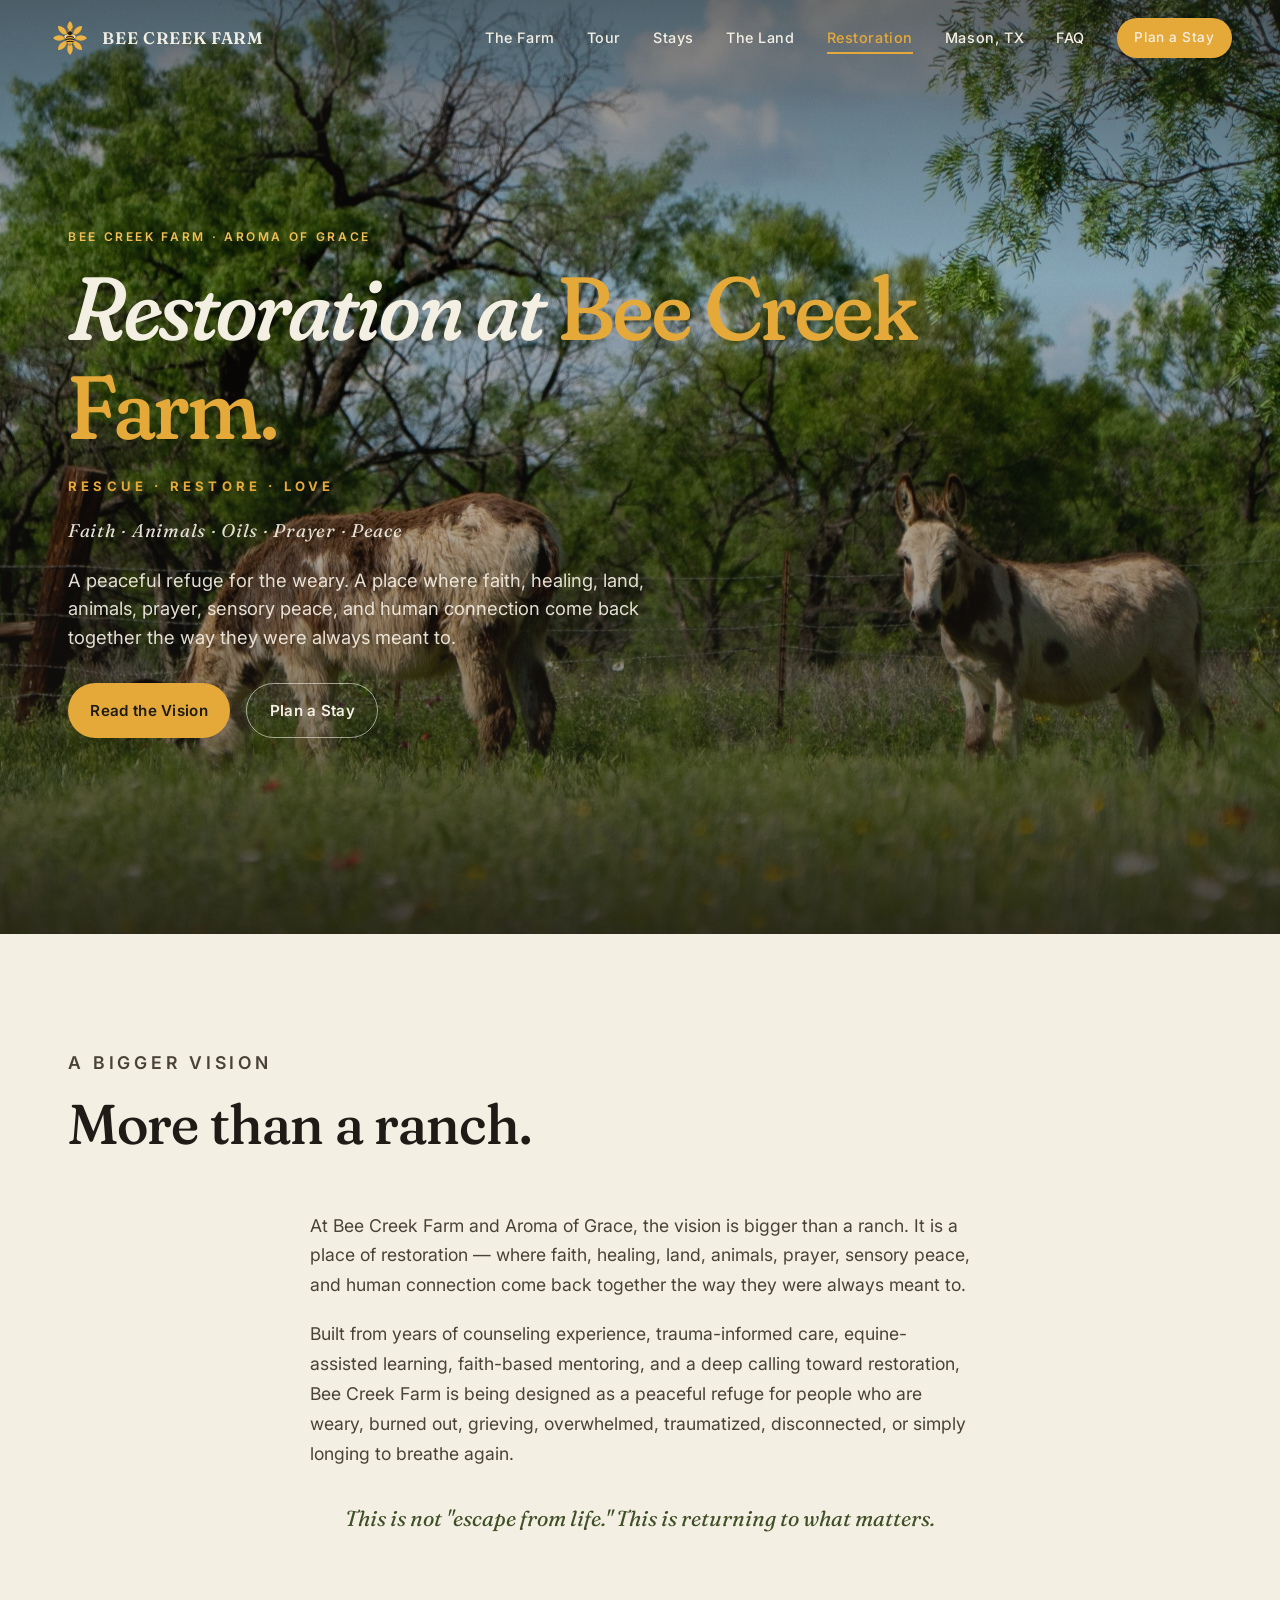
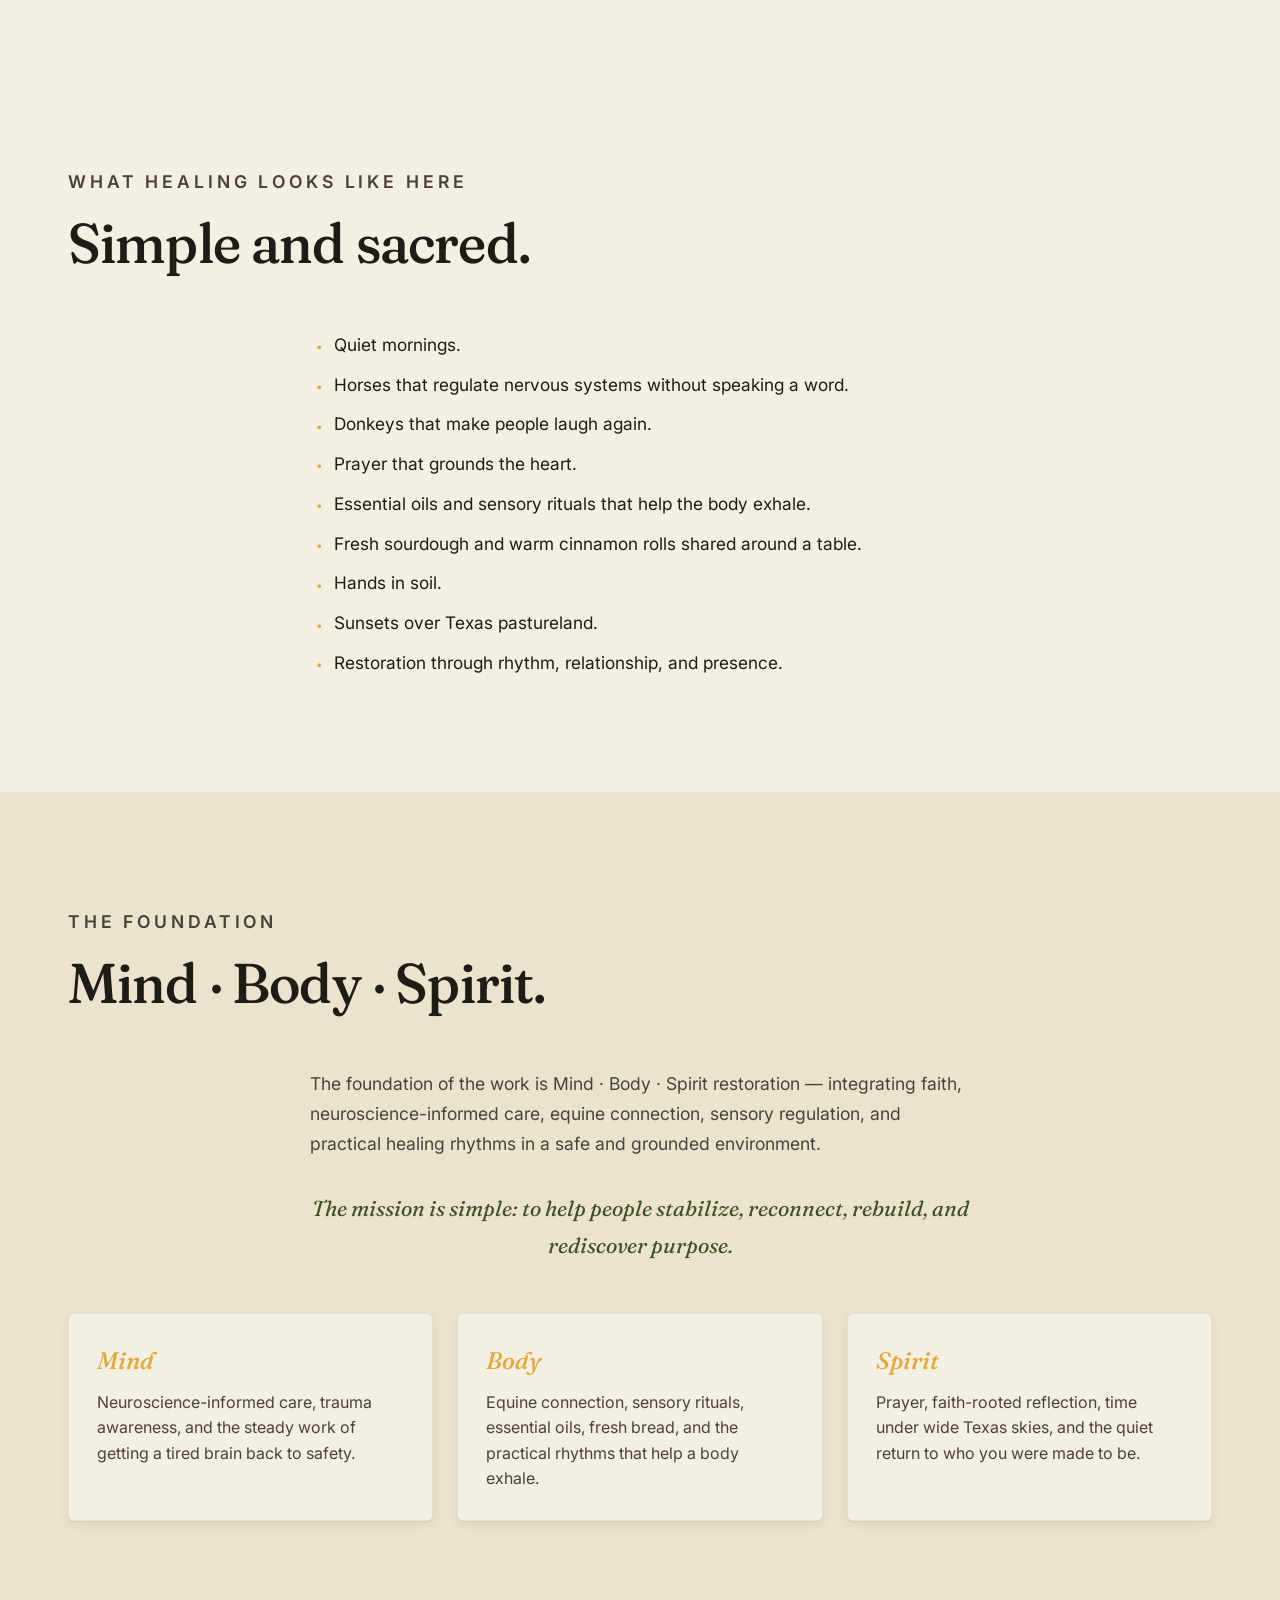
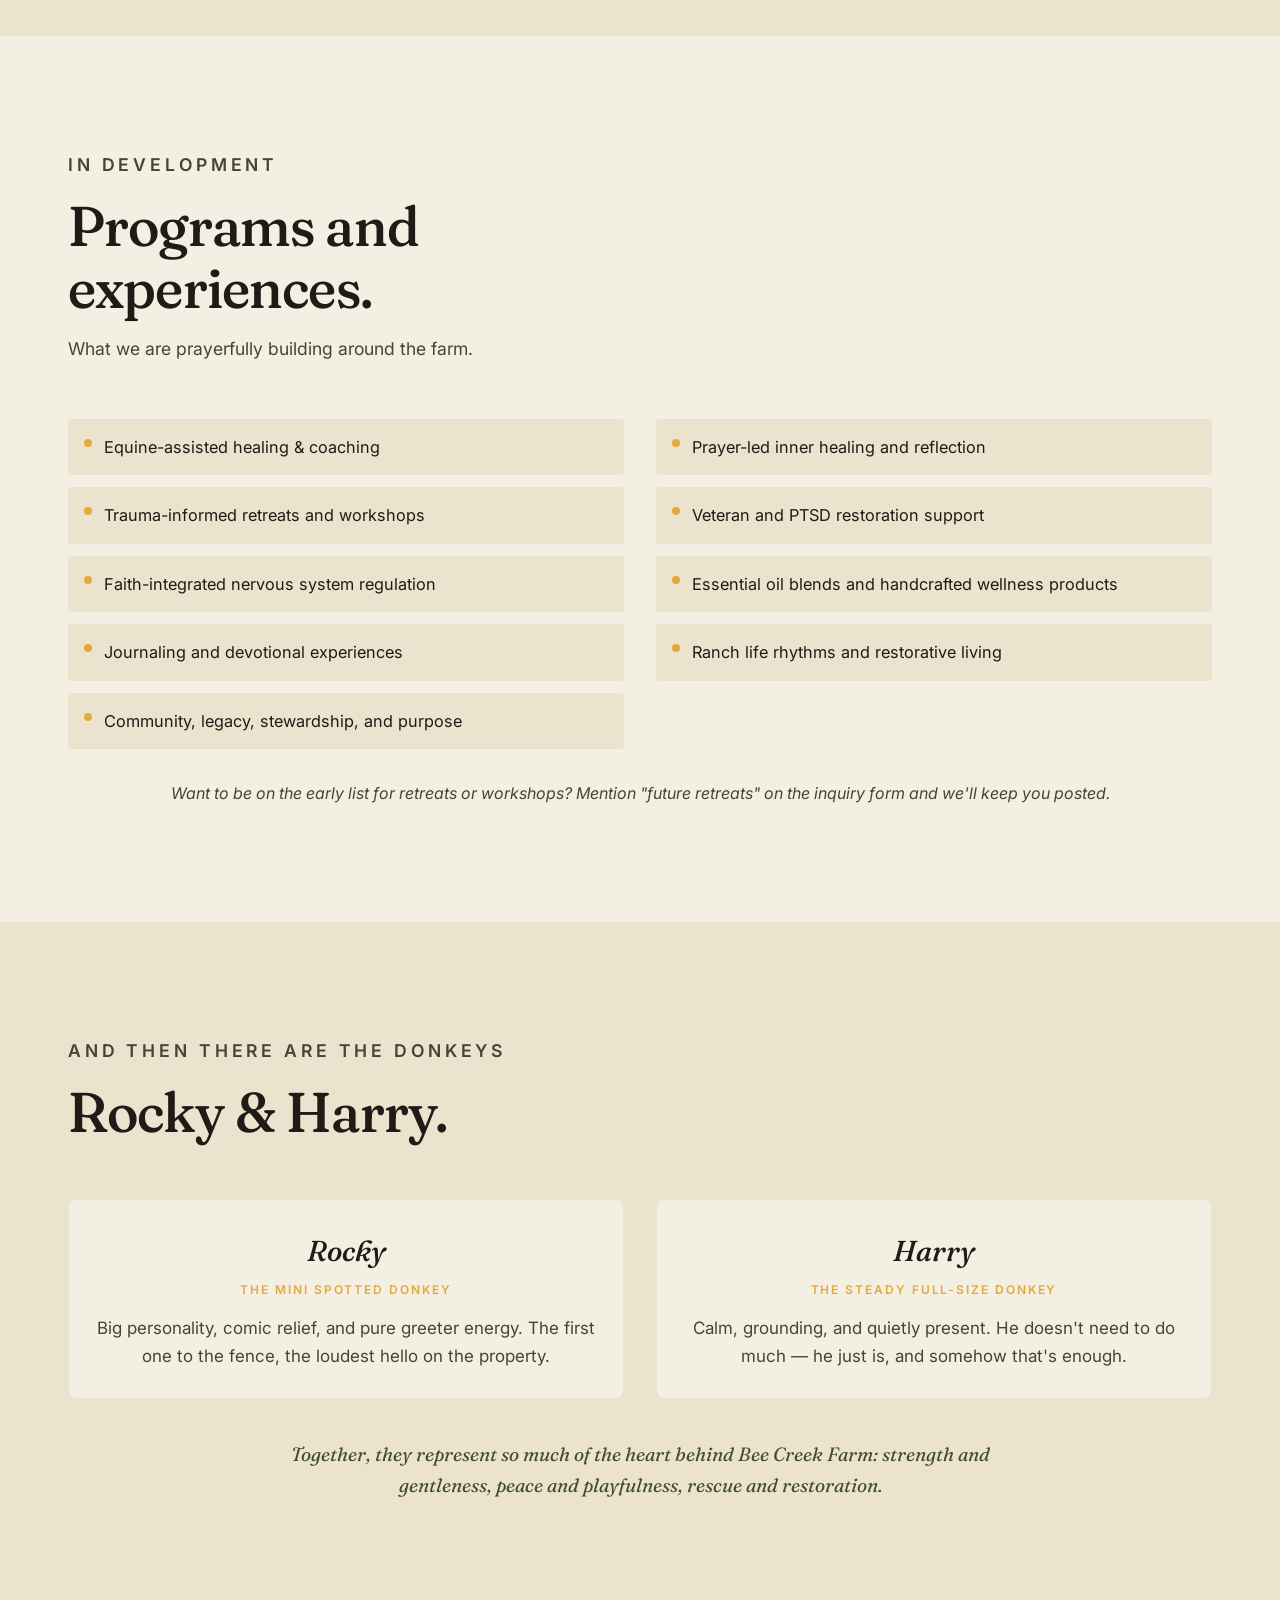
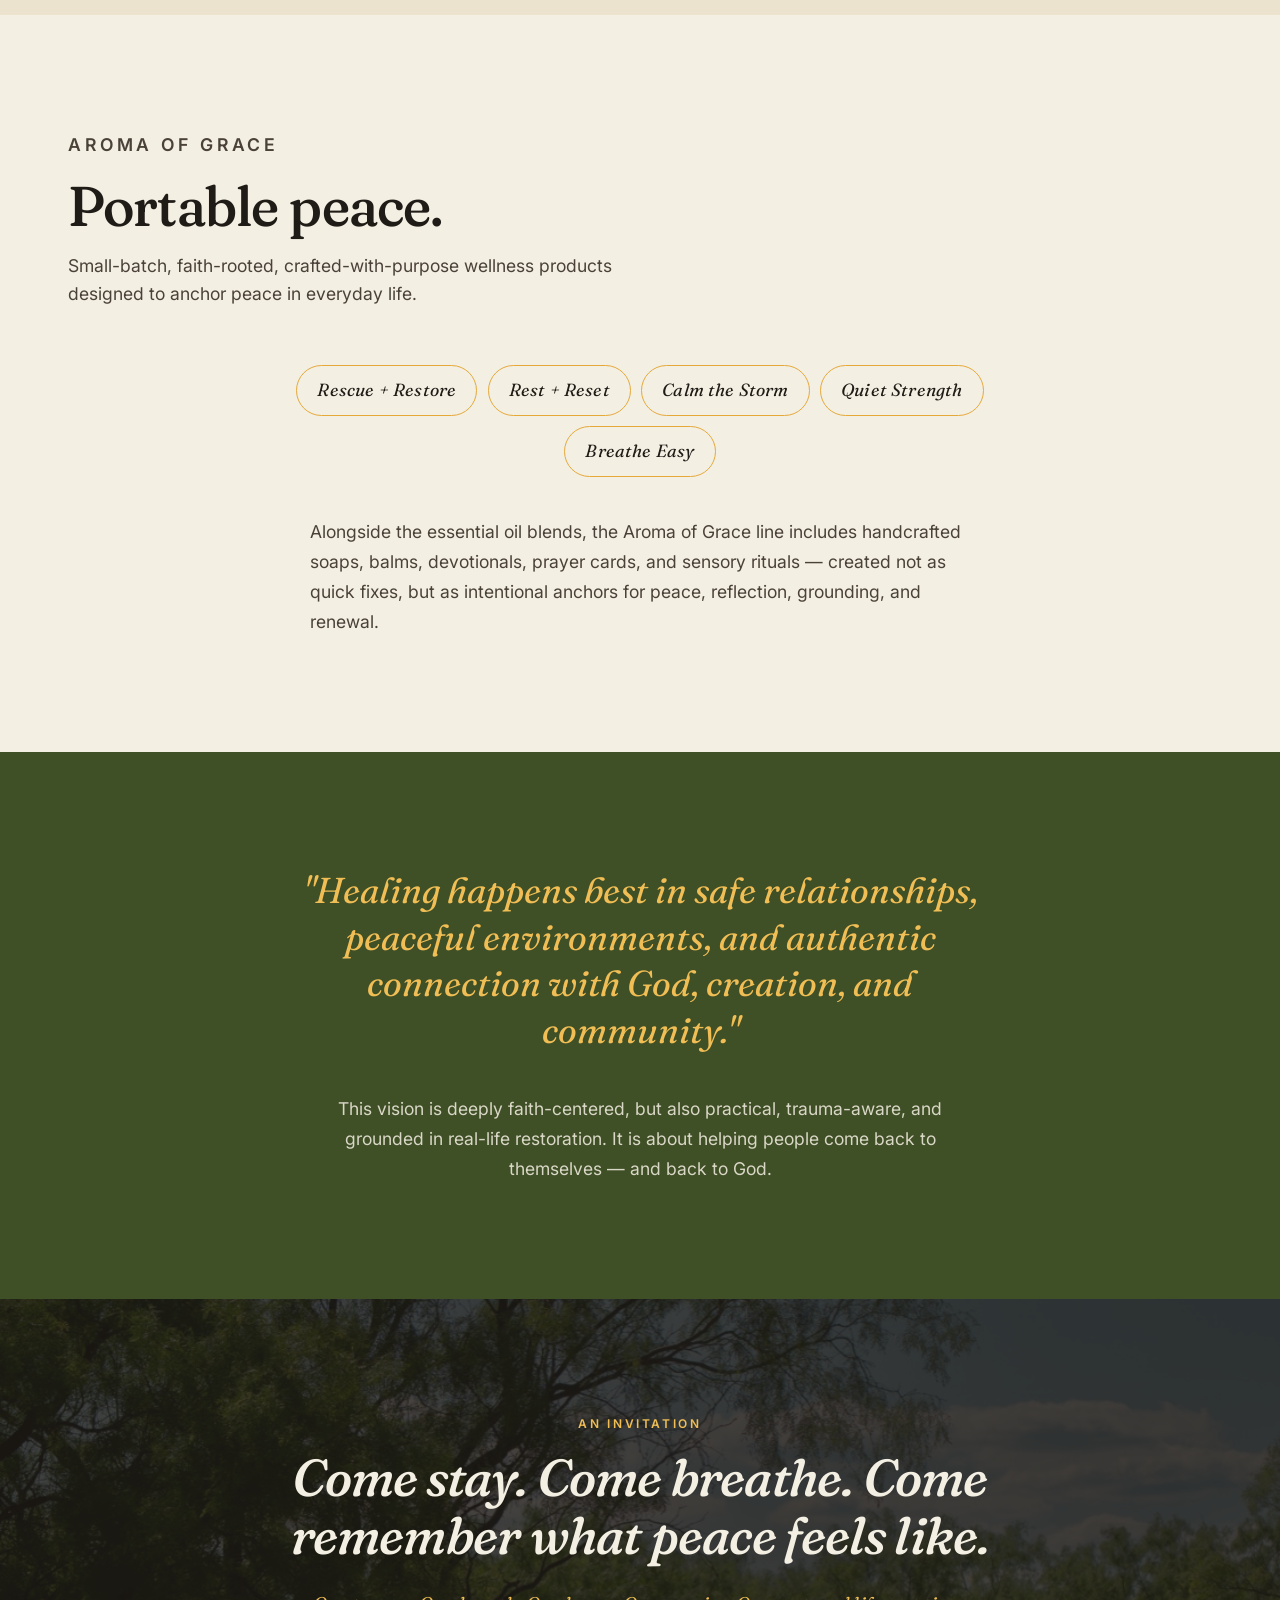
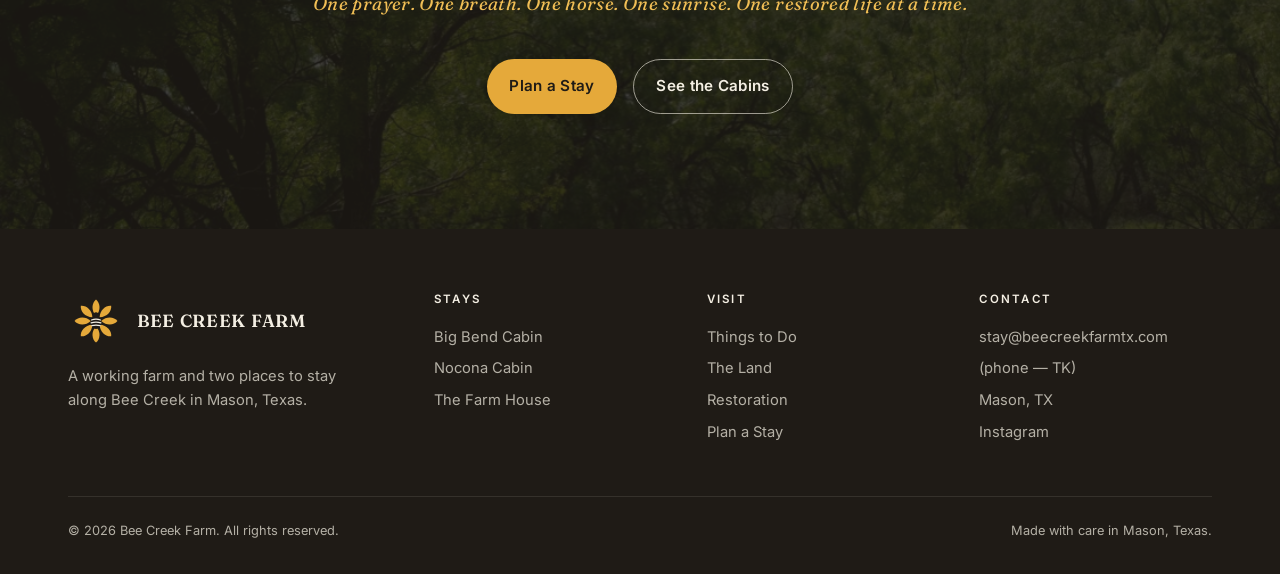
<file: restoration.html>
<!doctype html>
<html lang="en-US">
<head>
  <meta charset="utf-8" />
  <meta name="viewport" content="width=device-width, initial-scale=1" />
  <title>Restoration at Bee Creek Farm | Faith, Equine Healing, and Aroma of Grace in Mason, TX</title>
  <meta name="description" content="Rescue, Restore, Love. Bee Creek Farm is a faith-rooted place of restoration in Mason, Texas — equine-assisted healing, trauma-informed retreats, Aroma of Grace essential oil blends, and Mind/Body/Spirit care for the weary, burned out, and grieving." />
  <meta name="robots" content="index,follow,max-image-preview:large,max-snippet:-1" />
  <meta name="author" content="Bee Creek Farm" />
  <meta name="keywords" content="equine-assisted healing Texas, faith-based retreat Texas, trauma-informed retreat, veteran PTSD restoration, Hill Country restoration retreat, Aroma of Grace, essential oil blends, Mind Body Spirit healing, faith-integrated nervous system regulation, Christian retreat Mason TX, prayer-led inner healing, donkey therapy, peaceful farm stay Texas" />
  <link rel="canonical" href="https://beecreekfarmtx.com/restoration.html" />

  <link rel="icon" href="assets/img/favicon.svg" type="image/svg+xml" />
  <meta name="theme-color" content="#1F1B16" />

  <!-- Open Graph -->
  <meta property="og:type" content="article" />
  <meta property="og:site_name" content="Bee Creek Farm" />
  <meta property="og:locale" content="en_US" />
  <meta property="og:url" content="https://beecreekfarmtx.com/restoration.html" />
  <meta property="og:title" content="Restoration at Bee Creek Farm — Rescue, Restore, Love" />
  <meta property="og:description" content="A faith-rooted refuge for the weary. Equine-assisted healing, trauma-informed retreats, prayer, sensory peace, and Aroma of Grace essential oils. Mason, Texas." />
  <meta property="og:image" content="https://beecreekfarmtx.com/assets/img/hero-donkeys.jpg" />
  <meta property="og:image:alt" content="Donkeys grazing in a wildflower field at Bee Creek Farm in Mason, Texas" />

  <!-- Twitter Card -->
  <meta name="twitter:card" content="summary_large_image" />
  <meta name="twitter:title" content="Restoration at Bee Creek Farm — Rescue, Restore, Love" />
  <meta name="twitter:description" content="A faith-rooted refuge. Equine-assisted healing, trauma-informed retreats, Aroma of Grace essential oils, and sacred hospitality in Mason, TX." />
  <meta name="twitter:image" content="https://beecreekfarmtx.com/assets/img/hero-donkeys.jpg" />

  <!-- Geo -->
  <meta name="geo.region" content="US-TX" />
  <meta name="geo.placename" content="Mason, Texas" />

  <!-- Fonts -->
  <link rel="preconnect" href="https://fonts.googleapis.com" />
  <link rel="preconnect" href="https://fonts.gstatic.com" crossorigin />
  <link href="https://fonts.googleapis.com/css2?family=Fraunces:ital,opsz,wght@0,9..144,400;0,9..144,500;0,9..144,600;0,9..144,700;1,9..144,400;1,9..144,500;1,9..144,600&family=Inter:wght@400;500;600;700&display=swap" rel="stylesheet" />

  <link rel="stylesheet" href="styles.css" />

  <!-- Structured data: WebPage -->
  <script type="application/ld+json">
  {
    "@context": "https://schema.org",
    "@type": "WebPage",
    "@id": "https://beecreekfarmtx.com/restoration.html#webpage",
    "url": "https://beecreekfarmtx.com/restoration.html",
    "name": "Restoration at Bee Creek Farm",
    "description": "The faith-rooted restoration vision of Bee Creek Farm and Aroma of Grace in Mason, Texas. Equine-assisted healing, trauma-informed retreats, prayer-led inner healing, veteran PTSD restoration, essential oil blends, and Mind/Body/Spirit care.",
    "about": { "@id": "https://beecreekfarmtx.com/#lodging" },
    "primaryImageOfPage": "https://beecreekfarmtx.com/assets/img/hero-donkeys.jpg",
    "inLanguage": "en-US"
  }
  </script>
</head>
<body class="restoration-page">

<header class="site-header" id="siteHeader">
  <a class="logo" href="index.html" aria-label="Bee Creek Farm — home">
    <svg viewBox="0 0 240 240" aria-hidden="true">
      <defs>
        <g id="hp">
          <path d="M0,-92 C18,-78 22,-46 0,-22 C-22,-46 -18,-78 0,-92 Z" fill="#E5A93A"/>
          <path d="M0,-90 C14,-76 18,-50 0,-30 C-18,-50 -14,-76 0,-90 Z" fill="#F0BE55" opacity=".55"/>
        </g>
      </defs>
      <g transform="translate(120 120)">
        <use href="#hp"/><use href="#hp" transform="rotate(45)"/><use href="#hp" transform="rotate(90)"/><use href="#hp" transform="rotate(135)"/>
        <use href="#hp" transform="rotate(180)"/><use href="#hp" transform="rotate(225)"/><use href="#hp" transform="rotate(270)"/><use href="#hp" transform="rotate(315)"/>
        <ellipse cx="-18" cy="-10" rx="16" ry="10" fill="#F4EFE3" opacity=".92" transform="rotate(-22 -18 -10)"/>
        <ellipse cx="18"  cy="-10" rx="16" ry="10" fill="#F4EFE3" opacity=".92" transform="rotate(22 18 -10)"/>
        <ellipse cx="-18" cy="-10" rx="16" ry="10" fill="none" stroke="#1F1B16" stroke-width="2" transform="rotate(-22 -18 -10)"/>
        <ellipse cx="18"  cy="-10" rx="16" ry="10" fill="none" stroke="#1F1B16" stroke-width="2" transform="rotate(22 18 -10)"/>
        <ellipse cx="0" cy="6" rx="22" ry="28" fill="#E5A93A"/>
        <path d="M-19,-4 Q0,-12 19,-4" stroke="#1F1B16" stroke-width="6" fill="none" stroke-linecap="round"/>
        <path d="M-21,8 Q0,2 21,8" stroke="#1F1B16" stroke-width="6" fill="none" stroke-linecap="round"/>
        <path d="M-18,20 Q0,16 18,20" stroke="#1F1B16" stroke-width="6" fill="none" stroke-linecap="round"/>
        <path d="M0,32 L-4,40 L4,40 Z" fill="#1F1B16"/>
        <circle cx="0" cy="-26" r="11" fill="#1F1B16"/>
        <path d="M-4,-36 Q-9,-46 -12,-50" stroke="#1F1B16" stroke-width="2.4" fill="none" stroke-linecap="round"/>
        <path d="M4,-36 Q9,-46 12,-50" stroke="#1F1B16" stroke-width="2.4" fill="none" stroke-linecap="round"/>
        <circle cx="-12" cy="-50" r="2.2" fill="#1F1B16"/>
        <circle cx="12"  cy="-50" r="2.2" fill="#1F1B16"/>
      </g>
    </svg>
    <span class="logo-text">Bee Creek Farm</span>
  </a>

  <button class="nav-toggle" aria-expanded="false" aria-controls="primaryNav">Menu</button>

  <nav class="nav" id="primaryNav">
    <a href="index.html#story">The Farm</a>
    <a href="index.html#tour">Tour</a>
    <a href="index.html#stays">Stays</a>
    <a href="index.html#land">The Land</a>
    <a href="restoration.html" aria-current="page">Restoration</a>
    <a href="index.html#mason">Mason, TX</a>
    <a href="index.html#faq">FAQ</a>
    <a href="index.html#inquiry" class="btn btn-primary" style="padding:.6rem 1.1rem; font-size:.85rem;">Plan a Stay</a>
  </nav>
</header>

<!-- ============== HERO ============== -->
<main id="top">
<section class="hero restoration-hero">
  <div class="hero-bg" aria-hidden="true"></div>
  <div class="wrap hero-inner">
    <p class="eyebrow hero-eyebrow">Bee Creek Farm · Aroma of Grace</p>
    <h1>Restoration at <em>Bee Creek Farm.</em></h1>
    <p class="restoration-mantra">Rescue · Restore · Love</p>
    <p class="lede restoration-tags">Faith · Animals · Oils · Prayer · Peace</p>
    <p class="lede">A peaceful refuge for the weary. A place where faith, healing, land, animals, prayer, sensory peace, and human connection come back together the way they were always meant to.</p>
    <div class="hero-ctas">
      <a class="btn btn-primary" href="#vision">Read the Vision</a>
      <a class="btn btn-ghost" href="index.html#inquiry">Plan a Stay</a>
    </div>
  </div>
</section>

<!-- ============== VISION ============== -->
<section class="restoration-vision" id="vision">
  <div class="wrap">
    <div class="section-head reveal">
      <p class="eyebrow">A bigger vision</p>
      <h2>More than a ranch.</h2>
    </div>

    <div class="restoration-prose reveal">
      <p>At Bee Creek Farm and Aroma of Grace, the vision is bigger than a ranch. It is a place of restoration — where faith, healing, land, animals, prayer, sensory peace, and human connection come back together the way they were always meant to.</p>
      <p>Built from years of counseling experience, trauma-informed care, equine-assisted learning, faith-based mentoring, and a deep calling toward restoration, Bee Creek Farm is being designed as a peaceful refuge for people who are weary, burned out, grieving, overwhelmed, traumatized, disconnected, or simply longing to breathe again.</p>
      <p class="prose-emphasis">This is not "escape from life." This is returning to what matters.</p>
    </div>
  </div>
</section>

<!-- ============== HEALING LOOKS LIKE ============== -->
<section class="restoration-healing">
  <div class="wrap">
    <div class="section-head reveal">
      <p class="eyebrow">What healing looks like here</p>
      <h2>Simple and sacred.</h2>
    </div>

    <ul class="healing-list reveal">
      <li>Quiet mornings.</li>
      <li>Horses that regulate nervous systems without speaking a word.</li>
      <li>Donkeys that make people laugh again.</li>
      <li>Prayer that grounds the heart.</li>
      <li>Essential oils and sensory rituals that help the body exhale.</li>
      <li>Fresh sourdough and warm cinnamon rolls shared around a table.</li>
      <li>Hands in soil.</li>
      <li>Sunsets over Texas pastureland.</li>
      <li>Restoration through rhythm, relationship, and presence.</li>
    </ul>
  </div>
</section>

<!-- ============== MIND BODY SPIRIT ============== -->
<section class="restoration-framework" id="framework">
  <div class="wrap">
    <div class="section-head reveal">
      <p class="eyebrow">The foundation</p>
      <h2>Mind · Body · Spirit.</h2>
    </div>

    <div class="restoration-prose reveal">
      <p>The foundation of the work is Mind · Body · Spirit restoration — integrating faith, neuroscience-informed care, equine connection, sensory regulation, and practical healing rhythms in a safe and grounded environment.</p>
      <p class="prose-emphasis">The mission is simple: to help people stabilize, reconnect, rebuild, and rediscover purpose.</p>
    </div>

    <div class="mbs-grid reveal">
      <div class="mbs-card">
        <p class="mbs-label">Mind</p>
        <p>Neuroscience-informed care, trauma awareness, and the steady work of getting a tired brain back to safety.</p>
      </div>
      <div class="mbs-card">
        <p class="mbs-label">Body</p>
        <p>Equine connection, sensory rituals, essential oils, fresh bread, and the practical rhythms that help a body exhale.</p>
      </div>
      <div class="mbs-card">
        <p class="mbs-label">Spirit</p>
        <p>Prayer, faith-rooted reflection, time under wide Texas skies, and the quiet return to who you were made to be.</p>
      </div>
    </div>
  </div>
</section>

<!-- ============== PROGRAMS ============== -->
<section class="restoration-programs" id="programs">
  <div class="wrap">
    <div class="section-head reveal">
      <p class="eyebrow">In development</p>
      <h2>Programs and experiences.</h2>
      <p>What we are prayerfully building around the farm.</p>
    </div>

    <ul class="programs-list reveal">
      <li>Equine-assisted healing &amp; coaching</li>
      <li>Prayer-led inner healing and reflection</li>
      <li>Trauma-informed retreats and workshops</li>
      <li>Veteran and PTSD restoration support</li>
      <li>Faith-integrated nervous system regulation</li>
      <li>Essential oil blends and handcrafted wellness products</li>
      <li>Journaling and devotional experiences</li>
      <li>Ranch life rhythms and restorative living</li>
      <li>Community, legacy, stewardship, and purpose</li>
    </ul>

    <p class="programs-note reveal">Want to be on the early list for retreats or workshops? Mention "future retreats" on the inquiry form and we'll keep you posted.</p>
  </div>
</section>

<!-- ============== DONKEYS ============== -->
<section class="restoration-donkeys" id="donkeys">
  <div class="wrap">
    <div class="section-head reveal">
      <p class="eyebrow">And then there are the donkeys</p>
      <h2>Rocky &amp; Harry.</h2>
    </div>

    <div class="donkey-duo reveal">
      <div class="donkey-block">
        <p class="donkey-name">Rocky</p>
        <p class="donkey-role">The mini spotted donkey</p>
        <p>Big personality, comic relief, and pure greeter energy. The first one to the fence, the loudest hello on the property.</p>
      </div>
      <div class="donkey-block">
        <p class="donkey-name">Harry</p>
        <p class="donkey-role">The steady full-size donkey</p>
        <p>Calm, grounding, and quietly present. He doesn't need to do much — he just is, and somehow that's enough.</p>
      </div>
    </div>

    <p class="donkey-together reveal">Together, they represent so much of the heart behind Bee Creek Farm: strength and gentleness, peace and playfulness, rescue and restoration.</p>
  </div>
</section>

<!-- ============== AROMA OF GRACE ============== -->
<section class="restoration-aroma" id="aroma">
  <div class="wrap">
    <div class="section-head reveal">
      <p class="eyebrow">Aroma of Grace</p>
      <h2>Portable peace.</h2>
      <p>Small-batch, faith-rooted, crafted-with-purpose wellness products designed to anchor peace in everyday life.</p>
    </div>

    <div class="oil-blends reveal" aria-label="Essential oil blends in development">
      <span class="oil-blend">Rescue + Restore</span>
      <span class="oil-blend">Rest + Reset</span>
      <span class="oil-blend">Calm the Storm</span>
      <span class="oil-blend">Quiet Strength</span>
      <span class="oil-blend">Breathe Easy</span>
    </div>

    <div class="restoration-prose reveal">
      <p>Alongside the essential oil blends, the Aroma of Grace line includes handcrafted soaps, balms, devotionals, prayer cards, and sensory rituals — created not as quick fixes, but as intentional anchors for peace, reflection, grounding, and renewal.</p>
    </div>
  </div>
</section>

<!-- ============== PHILOSOPHY ============== -->
<section class="restoration-philosophy">
  <div class="wrap">
    <blockquote class="philosophy-quote reveal">
      "Healing happens best in safe relationships, peaceful environments, and authentic connection with God, creation, and community."
    </blockquote>
    <div class="restoration-prose reveal">
      <p>This vision is deeply faith-centered, but also practical, trauma-aware, and grounded in real-life restoration. It is about helping people come back to themselves — and back to God.</p>
    </div>
  </div>
</section>

<!-- ============== INVITATION ============== -->
<section class="restoration-invitation">
  <div class="wrap">
    <div class="invitation-inner reveal">
      <p class="eyebrow">An invitation</p>
      <h2>Come stay. Come breathe. Come remember what peace feels like.</h2>
      <p class="invitation-mantra">One prayer. One breath. One horse. One sunrise. One restored life at a time.</p>
      <div class="hero-ctas" style="margin-top: 2.5rem;">
        <a class="btn btn-primary" href="index.html#inquiry">Plan a Stay</a>
        <a class="btn btn-ghost" href="index.html#stays">See the Cabins</a>
      </div>
    </div>
  </div>
</section>
</main>

<!-- ============== FOOTER ============== -->
<footer class="site-footer">
  <div class="wrap">
    <div class="footer-grid">
      <div class="footer-brand">
        <div class="mark">
          <svg viewBox="0 0 240 240" aria-hidden="true">
            <defs>
              <g id="fp"><path d="M0,-92 C18,-78 22,-46 0,-22 C-22,-46 -18,-78 0,-92 Z" fill="#E5A93A"/></g>
            </defs>
            <g transform="translate(120 120)">
              <use href="#fp"/><use href="#fp" transform="rotate(45)"/><use href="#fp" transform="rotate(90)"/><use href="#fp" transform="rotate(135)"/>
              <use href="#fp" transform="rotate(180)"/><use href="#fp" transform="rotate(225)"/><use href="#fp" transform="rotate(270)"/><use href="#fp" transform="rotate(315)"/>
              <ellipse cx="0" cy="6" rx="22" ry="28" fill="#1F1B16"/>
              <path d="M-19,-4 Q0,-12 19,-4" stroke="#F4EFE3" stroke-width="5" fill="none" stroke-linecap="round"/>
              <path d="M-21,8 Q0,2 21,8" stroke="#F4EFE3" stroke-width="5" fill="none" stroke-linecap="round"/>
              <path d="M-18,20 Q0,16 18,20" stroke="#F4EFE3" stroke-width="5" fill="none" stroke-linecap="round"/>
              <circle cx="0" cy="-26" r="11" fill="#1F1B16"/>
            </g>
          </svg>
          <span>Bee Creek Farm</span>
        </div>
        <p>A working farm and two places to stay along Bee Creek in Mason, Texas.</p>
      </div>

      <div>
        <h4>Stays</h4>
        <a href="index.html#stays">Big Bend Cabin</a>
        <a href="index.html#stays">Nocona Cabin</a>
        <a href="index.html#farmhouse">The Farm House</a>
      </div>

      <div>
        <h4>Visit</h4>
        <a href="index.html#mason">Things to Do</a>
        <a href="index.html#land">The Land</a>
        <a href="restoration.html">Restoration</a>
        <a href="index.html#inquiry">Plan a Stay</a>
      </div>

      <div>
        <h4>Contact</h4>
        <a href="mailto:stay@beecreekfarmtx.com">stay@beecreekfarmtx.com</a>
        <a href="tel:">(phone — TK)</a>
        <a href="https://maps.apple.com/?q=Mason,TX" target="_blank" rel="noopener">Mason, TX</a>
        <a href="https://instagram.com/" target="_blank" rel="noopener">Instagram</a>
      </div>
    </div>

    <div class="footer-bottom">
      <span>© <span id="year"></span> Bee Creek Farm. All rights reserved.</span>
      <span>Made with care in Mason, Texas.</span>
    </div>
  </div>
</footer>

<script src="main.js"></script>
</body>
</html>
</file>
<file: styles.css>
/* ---------- Tokens ---------- */
:root {
  --honey: #E5A93A;
  --honey-light: #F0BE55;
  --sky: #7AA8C7;
  --mesquite: #5B6E3A;
  --mesquite-deep: #3F4F26;
  --wildflower: #B5482E;
  --bone: #F4EFE3;
  --bone-warm: #ECE3CE;
  --ink: #1F1B16;
  --ink-soft: #4A4239;

  --serif: "Fraunces", "Cormorant Garamond", Georgia, serif;
  --sans: "Inter", -apple-system, BlinkMacSystemFont, "Segoe UI", sans-serif;

  --maxw: 1240px;
  --gutter: clamp(1.25rem, 4vw, 3rem);
  --radius: 4px;
  --shadow-sm: 0 1px 2px rgba(31,27,22,.08), 0 4px 12px rgba(31,27,22,.06);
  --shadow-md: 0 4px 16px rgba(31,27,22,.10), 0 16px 40px rgba(31,27,22,.10);

  --ease: cubic-bezier(.2,.7,.2,1);
}

/* ---------- Reset ---------- */
*,*::before,*::after { box-sizing: border-box; }
html { scroll-behavior: smooth; }
@media (prefers-reduced-motion: reduce) {
  html { scroll-behavior: auto; }
  *,*::before,*::after { animation-duration: .001ms !important; transition-duration: .001ms !important; }
}
body {
  margin: 0;
  font-family: var(--sans);
  color: var(--ink);
  background: var(--bone);
  font-size: 1.0625rem;
  line-height: 1.6;
  -webkit-font-smoothing: antialiased;
}
img,svg { display: block; max-width: 100%; height: auto; }
a { color: inherit; text-decoration: none; }
button { font: inherit; cursor: pointer; border: 0; background: none; color: inherit; }
h1,h2,h3,h4 {
  font-family: var(--serif);
  font-weight: 600;
  letter-spacing: -.015em;
  line-height: 1.1;
  margin: 0;
  font-variation-settings: "SOFT" 50, "WONK" 0;
}
p { margin: 0; }

/* ---------- Layout ---------- */
.wrap {
  width: 100%;
  max-width: var(--maxw);
  margin-inline: auto;
  padding-inline: var(--gutter);
}

.eyebrow {
  font-family: var(--sans);
  font-size: .75rem;
  text-transform: uppercase;
  letter-spacing: .22em;
  font-weight: 600;
  color: var(--honey);
}

/* ---------- Buttons ---------- */
.btn {
  display: inline-flex;
  align-items: center;
  gap: .55rem;
  padding: .9rem 1.4rem;
  border-radius: 999px;
  font-weight: 600;
  font-size: .95rem;
  letter-spacing: .02em;
  transition: transform .25s var(--ease), background .25s var(--ease), color .25s var(--ease), box-shadow .25s var(--ease);
}
.btn-primary { background: var(--honey); color: var(--ink); box-shadow: var(--shadow-sm); }
.btn-primary:hover { background: var(--honey-light); transform: translateY(-1px); box-shadow: var(--shadow-md); }
.btn-ghost { color: var(--bone); border: 1px solid rgba(244,239,227,.6); }
.btn-ghost:hover { background: rgba(244,239,227,.1); border-color: var(--bone); }
.btn-dark { background: var(--ink); color: var(--bone); }
.btn-dark:hover { background: var(--mesquite-deep); }

/* ---------- Header ---------- */
.site-header {
  position: fixed; inset: 0 0 auto 0;
  z-index: 50;
  display: flex; align-items: center; justify-content: space-between;
  padding: 1rem var(--gutter);
  transition: background .3s var(--ease), box-shadow .3s var(--ease), padding .3s var(--ease);
}
.site-header.scrolled { background: var(--bone); box-shadow: var(--shadow-sm); padding-block: .65rem; }
.site-header .logo { display: flex; align-items: center; gap: .65rem; }
.site-header .logo svg { width: 44px; height: 44px; }
.site-header .logo-text {
  font-family: var(--serif);
  font-size: 1.05rem;
  font-weight: 600;
  letter-spacing: .04em;
  color: var(--bone);
  text-transform: uppercase;
}
.site-header.scrolled .logo-text { color: var(--ink); }
.nav { display: flex; align-items: center; gap: 2rem; }
.nav a {
  font-size: .9rem;
  font-weight: 500;
  letter-spacing: .04em;
  color: var(--bone);
  position: relative;
}
.site-header.scrolled .nav a { color: var(--ink); }
.nav a::after {
  content: ""; position: absolute; left: 0; bottom: -4px;
  height: 2px; width: 0; background: var(--honey);
  transition: width .25s var(--ease);
}
.nav a:hover::after { width: 100%; }
.nav-toggle { display: none; }
@media (max-width: 820px) {
  .nav { display: none; }
  .nav-toggle {
    display: inline-flex; align-items: center; gap: .5rem;
    color: var(--bone); font-size: .9rem; font-weight: 600; letter-spacing: .06em; text-transform: uppercase;
  }
  .site-header.scrolled .nav-toggle { color: var(--ink); }
  .nav.open {
    display: flex; flex-direction: column; gap: 1.5rem;
    position: absolute; top: 100%; right: var(--gutter); margin-top: .5rem;
    background: var(--bone); padding: 1.5rem 2rem; border-radius: 8px; box-shadow: var(--shadow-md);
  }
  .nav.open a { color: var(--ink); }
}

/* ---------- Hero ---------- */
.hero {
  position: relative;
  min-height: 100svh;
  display: flex; align-items: flex-end;
  color: var(--bone);
  overflow: hidden;
  isolation: isolate;
}
.hero-bg {
  position: absolute; inset: 0;
  background-image: url("assets/img/hero-donkeys.jpg");
  background-size: cover;
  background-position: center center;
  z-index: -2;
  transform: scale(1.04);
  animation: heroIn 1.6s var(--ease) forwards;
}
.hero::before {
  content: ""; position: absolute; inset: 0;
  background: linear-gradient(180deg, rgba(31,27,22,.55) 0%, rgba(31,27,22,.15) 30%, rgba(31,27,22,.55) 80%, rgba(31,27,22,.85) 100%);
  z-index: -1;
}
@keyframes heroIn {
  from { transform: scale(1.12); opacity: .6; }
  to   { transform: scale(1.04); opacity: 1; }
}
.hero-inner { padding-block: 7rem 5rem; }
.hero-eyebrow { color: var(--honey-light); }
.hero h1 {
  font-size: clamp(2.75rem, 7vw, 5.75rem);
  font-weight: 500;
  margin-top: .8rem;
  max-width: 14ch;
  font-style: italic;
  font-variation-settings: "SOFT" 100;
}
.hero h1 em { font-style: normal; color: var(--honey); }
.hero p.lede {
  margin-top: 1.25rem;
  max-width: 48ch;
  font-size: 1.15rem;
  line-height: 1.55;
  color: rgba(244,239,227,.92);
}
.hero-ctas { margin-top: 2rem; display: flex; gap: 1rem; flex-wrap: wrap; }

.scroll-cue {
  position: absolute; left: 50%; bottom: 2rem;
  transform: translateX(-50%);
  color: var(--bone); font-size: .7rem; letter-spacing: .3em; text-transform: uppercase; opacity: .8;
  display: flex; flex-direction: column; align-items: center; gap: .8rem;
}
.scroll-cue::after {
  content: ""; width: 1px; height: 36px;
  background: linear-gradient(var(--bone), transparent);
  animation: scrollPulse 2s var(--ease) infinite;
}
@keyframes scrollPulse {
  0%,100% { transform: scaleY(.6); opacity: .4; }
  50% { transform: scaleY(1); opacity: 1; }
}

/* ---------- Sections ---------- */
section {
  padding-block: clamp(4rem, 9vw, 8rem);
}
.section-head {
  display: grid; gap: 1rem;
  margin-bottom: 3.5rem;
  max-width: 60ch;
}
.section-head h2 {
  font-size: clamp(2rem, 4.5vw, 3.5rem);
  font-weight: 500;
}
.section-head p {
  font-size: 1.1rem;
  color: var(--ink-soft);
  max-width: 52ch;
}

/* ---------- Story ---------- */
.story { background: var(--bone); }
.story-grid {
  display: grid;
  grid-template-columns: 1fr 1fr;
  gap: clamp(2rem, 5vw, 5rem);
  align-items: center;
}
.story-image {
  aspect-ratio: 4/5;
  border-radius: 6px;
  overflow: hidden;
  box-shadow: var(--shadow-md);
  position: relative;
}
.story-image img { width: 100%; height: 100%; object-fit: cover; }
.story-image::after {
  content: ""; position: absolute; inset: 0;
  border: 1px solid rgba(31,27,22,.1);
  border-radius: 6px; pointer-events: none;
}
.story-text h2 {
  font-size: clamp(2rem, 4vw, 3.25rem);
  font-style: italic;
  font-weight: 500;
  margin-bottom: 1.5rem;
}
.story-text p + p { margin-top: 1.1rem; }
.story-sig {
  margin-top: 2rem;
  font-family: var(--serif);
  font-style: italic;
  font-size: 1.15rem;
  color: var(--mesquite-deep);
}
@media (max-width: 820px) {
  .story-grid { grid-template-columns: 1fr; }
}

/* ---------- Stays ---------- */
.stays { background: var(--bone-warm); position: relative; }
.stays::before {
  content: ""; position: absolute; inset: 0;
  background-image:
    radial-gradient(circle at 8% 12%, rgba(229,169,58,.10) 0, transparent 280px),
    radial-gradient(circle at 88% 90%, rgba(91,110,58,.08) 0, transparent 320px);
  pointer-events: none;
}
.stays .wrap { position: relative; }
.stays-grid {
  display: grid;
  grid-template-columns: repeat(3, 1fr);
  gap: 1.75rem;
}
.stays-grid-2 {
  grid-template-columns: 1fr 1fr;
  max-width: 1040px;
  margin-inline: auto;
}
@media (max-width: 980px) { .stays-grid { grid-template-columns: 1fr 1fr; } }
@media (max-width: 660px) {
  .stays-grid, .stays-grid-2 { grid-template-columns: 1fr; }
}

.stay-card {
  background: var(--bone);
  border-radius: 6px;
  overflow: hidden;
  box-shadow: var(--shadow-sm);
  display: flex; flex-direction: column;
  transition: transform .35s var(--ease), box-shadow .35s var(--ease);
}
.stay-card:hover { transform: translateY(-4px); box-shadow: var(--shadow-md); }
.stay-card .photo {
  aspect-ratio: 3/2;
  position: relative;
  overflow: hidden;
}
.stay-card .photo img {
  width: 100%; height: 100%; object-fit: cover;
  transition: transform .8s var(--ease);
}
.stay-card:hover .photo img { transform: scale(1.05); }
.stay-card .badge {
  position: absolute; top: 1rem; left: 1rem;
  background: var(--bone); color: var(--ink);
  padding: .35rem .8rem; border-radius: 999px;
  font-size: .7rem; font-weight: 600; letter-spacing: .14em; text-transform: uppercase;
}
.stay-card .body {
  padding: 1.5rem 1.5rem 1.75rem;
  display: flex; flex-direction: column; gap: .8rem;
  flex: 1;
}
.stay-card h3 {
  font-size: 1.75rem;
  font-weight: 500;
  font-style: italic;
}
.stay-card .meta {
  font-size: .82rem; letter-spacing: .12em; text-transform: uppercase;
  color: var(--mesquite); font-weight: 600;
}
.stay-card .desc { color: var(--ink-soft); font-size: .98rem; line-height: 1.55; }
.stay-card .actions {
  margin-top: auto; padding-top: 1rem;
  display: flex; gap: .75rem; flex-wrap: wrap;
  border-top: 1px solid rgba(31,27,22,.08);
}
.stay-card .actions .btn { padding: .65rem 1.1rem; font-size: .85rem; }

/* ---------- Farm House feature (not bookable) ---------- */
.farmhouse-feature {
  margin-top: 4rem;
  display: grid;
  grid-template-columns: 1fr 1fr;
  align-items: stretch;
  background: var(--bone);
  border-radius: 6px;
  overflow: hidden;
  box-shadow: var(--shadow-sm);
  border: 1px solid rgba(31,27,22,.06);
}
.farmhouse-feature .ff-photo { position: relative; min-height: 320px; }
.farmhouse-feature .ff-photo img { width: 100%; height: 100%; object-fit: cover; position: absolute; inset: 0; }
.farmhouse-feature .ff-body {
  padding: clamp(2rem, 4vw, 3.5rem);
  display: flex; flex-direction: column; gap: 1rem; justify-content: center;
}
.farmhouse-feature h3 {
  font-size: clamp(1.75rem, 3.4vw, 2.5rem);
  font-weight: 500;
  font-style: italic;
}
.farmhouse-feature .ff-note {
  margin-top: .5rem;
  font-size: .75rem;
  letter-spacing: .16em;
  text-transform: uppercase;
  color: var(--mesquite);
  font-weight: 600;
}
@media (max-width: 720px) {
  .farmhouse-feature { grid-template-columns: 1fr; }
  .farmhouse-feature .ff-photo { aspect-ratio: 4/3; min-height: 0; }
}

/* ---------- The Land (gallery) ---------- */
.land { background: var(--ink); color: var(--bone); }
.land .section-head h2 { color: var(--bone); font-style: italic; }
.land .section-head p { color: rgba(244,239,227,.7); }
.land .eyebrow { color: var(--honey); }

.gallery {
  column-count: 3;
  column-gap: 1rem;
}
.gallery figure {
  margin: 0 0 1rem;
  position: relative;
  overflow: hidden;
  border-radius: 4px;
  break-inside: avoid;
  -webkit-column-break-inside: avoid;
  page-break-inside: avoid;
}
.gallery figure img {
  width: 100%;
  height: auto;
  display: block;
  transition: transform .8s var(--ease);
}
.gallery figure:hover img { transform: scale(1.04); }
@media (max-width: 900px) { .gallery { column-count: 2; } }
@media (max-width: 540px) { .gallery { column-count: 1; } }

.pull-quote {
  margin-top: 4rem;
  font-family: var(--serif);
  font-size: clamp(1.5rem, 3vw, 2.25rem);
  font-style: italic;
  font-weight: 400;
  line-height: 1.3;
  max-width: 32ch;
  color: var(--honey-light);
}
.pull-quote cite {
  display: block;
  margin-top: 1rem;
  font-family: var(--sans);
  font-size: .8rem;
  font-style: normal;
  letter-spacing: .2em;
  text-transform: uppercase;
  color: rgba(244,239,227,.7);
}

/* ---------- Mason guide ---------- */
.mason { background: var(--bone); }
.mason-grid {
  display: grid;
  grid-template-columns: repeat(3, 1fr);
  gap: 1.5rem;
}
@media (max-width: 820px) { .mason-grid { grid-template-columns: 1fr 1fr; } }
@media (max-width: 540px) { .mason-grid { grid-template-columns: 1fr; } }

.mason-card {
  padding: 2rem;
  background: var(--bone-warm);
  border-radius: 6px;
  border: 1px solid rgba(31,27,22,.06);
  display: flex; flex-direction: column; gap: .8rem;
  transition: background .25s var(--ease), border-color .25s var(--ease), transform .25s var(--ease);
}
.mason-card:hover { background: var(--bone); border-color: var(--honey); transform: translateY(-2px); }
.mason-card .icon {
  width: 32px; height: 32px;
  color: var(--honey);
}
.mason-card h3 { font-size: 1.25rem; font-weight: 600; }
.mason-card p { color: var(--ink-soft); font-size: .95rem; }
.mason-card .distance {
  font-size: .75rem; letter-spacing: .14em; text-transform: uppercase;
  color: var(--mesquite); font-weight: 600;
}

/* ---------- Inquiry form ---------- */
.inquiry {
  background: var(--mesquite-deep);
  color: var(--bone);
  position: relative;
  overflow: hidden;
}
.inquiry::before {
  content: ""; position: absolute; inset: 0;
  background-image: url("assets/img/road-curve.jpg");
  background-size: cover; background-position: center;
  opacity: .12; filter: saturate(.5);
}
.inquiry .wrap { position: relative; max-width: 760px; }
.inquiry .section-head { margin-inline: auto; text-align: center; }
.inquiry .section-head h2 { color: var(--bone); font-style: italic; }
.inquiry .section-head p { color: rgba(244,239,227,.78); margin-inline: auto; }
.inquiry .eyebrow { color: var(--honey-light); }

.form-grid {
  display: grid; grid-template-columns: 1fr 1fr;
  gap: 1.25rem;
}
.form-grid .full { grid-column: 1 / -1; }
@media (max-width: 600px) { .form-grid { grid-template-columns: 1fr; } .form-grid .full { grid-column: auto; } }

.field { display: flex; flex-direction: column; gap: .4rem; }
.field label {
  font-size: .72rem; letter-spacing: .18em; text-transform: uppercase;
  font-weight: 600; color: rgba(244,239,227,.85);
}
.field input,
.field select,
.field textarea {
  background: rgba(244,239,227,.06);
  border: 1px solid rgba(244,239,227,.2);
  color: var(--bone);
  padding: .85rem 1rem;
  border-radius: 4px;
  font-family: inherit;
  font-size: 1rem;
  transition: border-color .2s var(--ease), background .2s var(--ease);
}
.field textarea { resize: vertical; min-height: 120px; }
.field input::placeholder, .field textarea::placeholder { color: rgba(244,239,227,.45); }
.field input:focus,
.field select:focus,
.field textarea:focus {
  outline: none;
  border-color: var(--honey);
  background: rgba(244,239,227,.1);
}
.field select { appearance: none; background-image: url("data:image/svg+xml;utf8,<svg xmlns='http://www.w3.org/2000/svg' width='12' height='8' viewBox='0 0 12 8' fill='none'><path d='M1 1l5 5 5-5' stroke='%23F4EFE3' stroke-width='1.5' stroke-linecap='round' stroke-linejoin='round'/></svg>"); background-repeat: no-repeat; background-position: right 1rem center; padding-right: 2.5rem; }
.field select option { background: var(--mesquite-deep); color: var(--bone); }

.form-submit { margin-top: 1.5rem; text-align: center; }
.form-submit .btn { padding: 1rem 2.25rem; font-size: 1rem; }
.form-status {
  margin-top: 1rem; text-align: center;
  font-size: .92rem; min-height: 1.4em;
}
.form-status.ok { color: var(--honey-light); }
.form-status.err { color: #FFB8A8; }

/* ---------- Footer ---------- */
.site-footer {
  background: var(--ink);
  color: rgba(244,239,227,.7);
  padding-block: 4rem 2rem;
}
.footer-grid {
  display: grid;
  grid-template-columns: 1.4fr 1fr 1fr 1fr;
  gap: 2.5rem;
  margin-bottom: 3rem;
}
@media (max-width: 820px) { .footer-grid { grid-template-columns: 1fr 1fr; } }
@media (max-width: 480px) { .footer-grid { grid-template-columns: 1fr; } }
.footer-grid h4 {
  font-family: var(--sans);
  font-size: .72rem;
  letter-spacing: .2em;
  text-transform: uppercase;
  color: var(--bone);
  margin-bottom: 1rem;
  font-weight: 600;
}
.footer-grid a { display: block; padding: .25rem 0; font-size: .92rem; color: rgba(244,239,227,.7); }
.footer-grid a:hover { color: var(--honey); }
.footer-brand .mark { display: flex; align-items: center; gap: .8rem; margin-bottom: 1rem; }
.footer-brand .mark svg { width: 56px; height: 56px; }
.footer-brand .mark span {
  font-family: var(--serif); font-size: 1.1rem; font-weight: 600; letter-spacing: .04em;
  color: var(--bone); text-transform: uppercase;
}
.footer-brand p { font-size: .92rem; max-width: 32ch; }

.footer-bottom {
  border-top: 1px solid rgba(244,239,227,.1);
  padding-top: 1.5rem;
  display: flex; justify-content: space-between; flex-wrap: wrap; gap: 1rem;
  font-size: .8rem;
}

/* ---------- FAQ ---------- */
.faq {
  padding: clamp(4rem, 8vw, 7rem) 0;
  background: var(--cream, #F4EFE3);
}
.faq .section-head { margin-bottom: 2.5rem; }
.faq-list {
  max-width: 720px;
  margin: 0 auto;
}
.faq-list details {
  border-top: 1px solid rgba(31, 27, 22, 0.12);
  padding: 1.25rem 0;
}
.faq-list details:last-child {
  border-bottom: 1px solid rgba(31, 27, 22, 0.12);
}
.faq-list summary {
  cursor: pointer;
  font-family: 'Fraunces', serif;
  font-size: 1.15rem;
  font-weight: 500;
  color: #1F1B16;
  list-style: none;
  display: flex;
  justify-content: space-between;
  align-items: center;
  gap: 1rem;
}
.faq-list summary::-webkit-details-marker { display: none; }
.faq-list summary::after {
  content: "+";
  font-family: 'Inter', sans-serif;
  font-size: 1.4rem;
  font-weight: 300;
  color: var(--honey, #E5A93A);
  transition: transform .25s ease;
  flex-shrink: 0;
}
.faq-list details[open] summary::after {
  content: "−";
  transform: rotate(0deg);
}
.faq-list details p {
  margin: .9rem 0 0;
  color: rgba(31, 27, 22, 0.78);
  line-height: 1.65;
  font-size: 1rem;
}

/* ---------- Reveal-on-scroll ---------- */
.reveal {
  opacity: 0;
  transform: translateY(24px);
  transition: opacity .9s var(--ease), transform .9s var(--ease);
}
.reveal.is-visible { opacity: 1; transform: none; }
@media (prefers-reduced-motion: reduce) {
  .reveal { opacity: 1; transform: none; }
}

/* ---------- Story restoration teaser ---------- */
.story-restoration-link {
  display: block;
  margin-top: 1.75rem;
  padding: 1rem 1.15rem;
  border-left: 3px solid var(--honey);
  background: rgba(229, 169, 58, .06);
  border-radius: 0 4px 4px 0;
  text-decoration: none;
  color: var(--ink);
  transition: background .25s var(--ease), transform .25s var(--ease);
}
.story-restoration-link:hover {
  background: rgba(229, 169, 58, .14);
  transform: translateX(2px);
}
.story-restoration-link p:last-child {
  margin-top: .4rem;
  color: var(--ink-soft);
  font-size: .98rem;
  line-height: 1.55;
}

/* ---------- Donkey reflection paragraphs ---------- */
.donkeys-note {
  max-width: 720px;
  margin: 3rem auto 0;
  text-align: center;
  font-family: var(--serif);
  font-style: italic;
  color: var(--ink-soft);
  line-height: 1.7;
  font-size: 1.05rem;
}
.donkeys-note p + p { margin-top: 1rem; }

/* ---------- Aroma of Grace ---------- */
.aroma { background: var(--bone-warm); }
.aroma .section-head { margin-inline: auto; }
.aroma .farmhouse-feature { margin-top: 0; }
.aroma .ff-note { color: var(--mesquite-deep); }

/* ---------- Restoration page ---------- */
.restoration-hero { min-height: 78svh; }
.restoration-hero h1 { max-width: 18ch; }
.restoration-hero .restoration-tags {
  margin-top: 1.5rem;
  font-family: var(--serif);
  font-style: italic;
  font-size: 1.25rem;
  letter-spacing: .04em;
  color: var(--honey-light);
  max-width: none;
}

.restoration-vision { background: var(--bone); }
.restoration-growing { background: var(--bone-warm); }

.restoration-prose {
  max-width: 60ch;
  margin: 0 auto;
  font-size: 1.1rem;
  line-height: 1.7;
  color: var(--ink-soft);
}
.restoration-prose p + p { margin-top: 1.2rem; }
.restoration-prose .prose-lede {
  margin-top: 2rem;
  font-family: var(--serif);
  font-style: italic;
  font-size: 1.25rem;
  color: var(--ink);
}
.restoration-prose .prose-emphasis {
  margin-top: 2rem;
  font-family: var(--serif);
  font-style: italic;
  font-size: 1.35rem;
  color: var(--mesquite-deep);
  text-align: center;
}

.healing-list {
  list-style: none;
  padding: 0;
  margin: 1.25rem 0 0;
  display: grid;
  gap: .65rem;
}
.healing-list li {
  position: relative;
  padding-left: 1.5rem;
  color: var(--ink);
  font-size: 1.08rem;
}
.healing-list li::before {
  content: "·";
  position: absolute;
  left: .4rem; top: -.1rem;
  color: var(--honey);
  font-size: 1.4rem;
  font-weight: 700;
}

.restoration-invitation {
  background: var(--ink);
  color: var(--bone);
  position: relative;
  overflow: hidden;
}
.restoration-invitation::before {
  content: "";
  position: absolute; inset: 0;
  background-image: url("assets/img/road-mesquite.jpg");
  background-size: cover; background-position: center;
  opacity: .18;
}
.restoration-invitation .wrap { position: relative; }
.invitation-inner {
  max-width: 720px;
  margin-inline: auto;
  text-align: center;
}
.invitation-inner .eyebrow { color: var(--honey-light); }
.invitation-inner h2 {
  color: var(--bone);
  font-style: italic;
  font-size: clamp(2rem, 4.5vw, 3.25rem);
  font-weight: 500;
  margin-top: 1rem;
}
.invitation-inner .hero-ctas { justify-content: center; }

/* Active nav state */
.nav a[aria-current="page"] { color: var(--honey); }
.nav a[aria-current="page"]::after { width: 100%; }
.site-header.scrolled .nav a[aria-current="page"] { color: var(--honey); }

/* ---------- Tour video ---------- */
.tour { background: var(--bone); }
.tour .section-head { margin-inline: auto; text-align: center; }
.tour .section-head p { margin-inline: auto; }
.video-wrapper {
  box-sizing: content-box;
  position: relative;
  aspect-ratio: 16 / 9;
  overflow: hidden;
  background: var(--ink);
  max-width: 1040px;
  margin-inline: auto;

  /* Country/barn wood frame: dark walnut + honey trim + warm drop shadow */
  border: 16px solid #3D2E1F;
  border-radius: 3px;
  box-shadow:
    0 0 0 3px #E5A93A,
    0 30px 60px rgba(31,27,22,0.32),
    0 8px 16px rgba(31,27,22,0.14);
}
.video-wrapper video,
.video-wrapper iframe {
  width: 100%;
  height: 100%;
  object-fit: cover;
  display: block;
  border: 0;
}
.video-unmute {
  position: absolute;
  bottom: 14px;
  right: 14px;
  z-index: 2;
  width: 44px;
  height: 44px;
  border-radius: 50%;
  background: rgba(31, 27, 22, 0.62);
  color: var(--bone);
  border: 1px solid rgba(244, 239, 227, 0.28);
  display: flex;
  align-items: center;
  justify-content: center;
  cursor: pointer;
  padding: 0;
  transition: background .2s var(--ease), transform .2s var(--ease), border-color .2s var(--ease);
  -webkit-backdrop-filter: blur(6px);
  backdrop-filter: blur(6px);
}
.video-unmute:hover {
  background: rgba(31, 27, 22, 0.82);
  border-color: var(--honey);
  transform: scale(1.06);
}
.video-unmute svg {
  width: 22px;
  height: 22px;
}
.video-unmute.is-unmuted {
  background: var(--honey);
  color: var(--ink);
  border-color: var(--honey);
}

/* ---------- Restoration page extras ---------- */

/* Hero mantra (Rescue · Restore · Love) */
.restoration-mantra {
  margin-top: 1.25rem;
  font-family: var(--sans);
  font-size: .82rem;
  font-weight: 700;
  letter-spacing: .32em;
  text-transform: uppercase;
  color: var(--honey);
  max-width: none;
}

/* Healing-list paragraph emphasis */
.restoration-healing { background: var(--bone); }
.restoration-healing .healing-list {
  max-width: 60ch;
  margin-left: auto;
  margin-right: auto;
  font-size: 1.1rem;
  line-height: 1.7;
}

/* Mind · Body · Spirit framework */
.restoration-framework { background: var(--bone-warm); }
.mbs-grid {
  margin-top: 3rem;
  display: grid;
  grid-template-columns: repeat(3, 1fr);
  gap: 1.5rem;
}
@media (max-width: 820px) { .mbs-grid { grid-template-columns: 1fr; } }
.mbs-card {
  background: var(--bone);
  border-radius: 6px;
  padding: 1.75rem;
  border: 1px solid rgba(31,27,22,.06);
  box-shadow: var(--shadow-sm);
}
.mbs-label {
  font-family: var(--serif);
  font-style: italic;
  font-size: 1.5rem;
  font-weight: 500;
  color: var(--honey);
  margin-bottom: .6rem;
}
.mbs-card p:not(.mbs-label) {
  color: var(--ink-soft);
  font-size: 1rem;
  line-height: 1.6;
}

/* Programs list (2-column on desktop) */
.restoration-programs { background: var(--bone); }
.programs-list {
  list-style: none;
  padding: 0;
  margin: 0;
  display: grid;
  grid-template-columns: 1fr 1fr;
  gap: .75rem 2rem;
}
@media (max-width: 720px) { .programs-list { grid-template-columns: 1fr; } }
.programs-list li {
  position: relative;
  padding: 1rem 1rem 1rem 2.25rem;
  background: var(--bone-warm);
  border-radius: 4px;
  color: var(--ink);
  font-size: 1.02rem;
  line-height: 1.5;
}
.programs-list li::before {
  content: "";
  position: absolute;
  left: 1rem; top: 1.25rem;
  width: 8px; height: 8px;
  background: var(--honey);
  border-radius: 50%;
}
.programs-note {
  margin-top: 2rem;
  font-style: italic;
  color: var(--ink-soft);
  text-align: center;
  font-size: 1rem;
}

/* Donkeys on restoration page */
.restoration-donkeys { background: var(--bone-warm); }
.donkey-duo {
  display: grid;
  grid-template-columns: 1fr 1fr;
  gap: 2rem;
  margin-bottom: 2.5rem;
}
@media (max-width: 720px) { .donkey-duo { grid-template-columns: 1fr; } }
.donkey-block {
  background: var(--bone);
  border-radius: 8px;
  padding: 1.75rem;
  border: 1px solid rgba(31,27,22,.06);
  text-align: center;
}
.donkey-name {
  font-family: var(--serif);
  font-style: italic;
  font-size: 1.8rem;
  font-weight: 500;
  color: var(--ink);
}
.donkey-role {
  font-size: .75rem;
  letter-spacing: .16em;
  text-transform: uppercase;
  color: var(--honey);
  font-weight: 600;
  margin: .4rem 0 1rem;
}
.donkey-block p:last-child {
  color: var(--ink-soft);
  line-height: 1.6;
}
.donkey-together {
  max-width: 60ch;
  margin: 0 auto;
  text-align: center;
  font-family: var(--serif);
  font-style: italic;
  font-size: 1.2rem;
  color: var(--mesquite-deep);
  line-height: 1.6;
}

/* Aroma of Grace on restoration page + homepage oil blends */
.restoration-aroma { background: var(--bone); }
.oil-blends {
  display: flex;
  flex-wrap: wrap;
  gap: .65rem;
  margin: 1.25rem 0 1.75rem;
  justify-content: flex-start;
}
.restoration-aroma .oil-blends {
  margin: 2.5rem auto;
  max-width: 720px;
  justify-content: center;
}
.oil-blend {
  display: inline-block;
  padding: .55rem 1.05rem;
  background: var(--bone-warm);
  color: var(--ink);
  border: 1px solid var(--honey);
  border-radius: 999px;
  font-family: var(--serif);
  font-style: italic;
  font-size: 1rem;
  letter-spacing: .01em;
}
.restoration-aroma .oil-blend {
  background: var(--bone);
  font-size: 1.1rem;
  padding: .65rem 1.25rem;
}

/* Philosophy quote */
.restoration-philosophy { background: var(--mesquite-deep); color: var(--bone); }
.philosophy-quote {
  margin: 0 auto;
  max-width: 32ch;
  font-family: var(--serif);
  font-style: italic;
  font-size: clamp(1.5rem, 3vw, 2.25rem);
  font-weight: 400;
  line-height: 1.3;
  color: var(--honey-light);
  text-align: center;
}
.restoration-philosophy .restoration-prose {
  margin-top: 2.5rem;
  text-align: center;
  color: rgba(244,239,227,.85);
}

/* Invitation mantra */
.invitation-mantra {
  margin-top: 1.5rem;
  font-family: var(--serif);
  font-style: italic;
  font-size: 1.15rem;
  letter-spacing: .02em;
  color: var(--honey-light);
  line-height: 1.7;
}

/* Donkeys-note closing line on homepage */
.donkeys-note .donkeys-together {
  margin-top: 1.5rem;
  font-size: 1.1rem;
  color: var(--mesquite-deep);
}

/* ---------- Donkeys ---------- */
.donkeys { background: var(--bone-warm); padding: 5rem 0; }
.donkeys-grid {
  display: grid;
  grid-template-columns: 1fr 1fr;
  gap: 2rem;
  margin-top: 2.5rem;
}
@media (max-width: 720px) { .donkeys-grid { grid-template-columns: 1fr; } }

.donkey-card {
  background: var(--bone);
  border-radius: 8px;
  overflow: hidden;
  border: 1px solid rgba(31,27,22,.06);
  display: flex; flex-direction: column;
  transition: transform .25s var(--ease), border-color .25s var(--ease);
}
.donkey-card:hover { border-color: var(--honey); transform: translateY(-2px); }
.donkey-card img {
  width: 100%; aspect-ratio: 3/4; height: auto; object-fit: cover; object-position: center top; display: block;
}
.donkey-card .donkey-body { padding: 1.5rem 1.75rem 1.75rem; }
.donkey-card h3 {
  font-family: var(--serif, "Fraunces", serif);
  font-size: 1.5rem; font-weight: 600; margin-bottom: .25rem;
}
.donkey-card .donkey-tag {
  font-size: .75rem; letter-spacing: .14em; text-transform: uppercase;
  color: var(--honey); font-weight: 600; margin-bottom: .8rem;
}
.donkey-card .donkey-body p:not(.donkey-tag) {
  color: var(--ink-soft); font-size: .98rem; line-height: 1.55;
}

/* ---------- Mason card button reset ---------- */
button.mason-card {
  font: inherit;
  color: inherit;
  text-align: left;
  cursor: pointer;
  width: 100%;
  appearance: none;
  -webkit-appearance: none;
}
button.mason-card:focus-visible {
  outline: 2px solid var(--honey);
  outline-offset: 3px;
}

/* ---------- Mason modal (dialog) ---------- */
.mason-modal {
  border: none;
  border-radius: 10px;
  padding: 0;
  max-width: 640px;
  width: calc(100% - 2rem);
  background: var(--bone);
  color: var(--ink);
  box-shadow: 0 30px 80px rgba(0,0,0,.35);
  overflow: hidden;
}
.mason-modal::backdrop {
  background: rgba(31,27,22,.65);
  backdrop-filter: blur(3px);
}
.mason-modal[open] {
  animation: masonModalIn .22s var(--ease);
}
@keyframes masonModalIn {
  from { opacity: 0; transform: translateY(8px) scale(.98); }
  to   { opacity: 1; transform: translateY(0) scale(1); }
}
.mason-modal .modal-close {
  position: absolute;
  top: .6rem; right: .8rem;
  width: 36px; height: 36px;
  border: none; background: rgba(31,27,22,.55); color: var(--bone);
  border-radius: 50%;
  font-size: 1.5rem; line-height: 1; cursor: pointer;
  display: flex; align-items: center; justify-content: center;
  z-index: 2;
  transition: background .2s var(--ease);
}
.mason-modal .modal-close:hover { background: var(--ink); }
.mason-modal .modal-body {
  padding: 0 0 2rem 0;
}
.mason-modal .modal-body img {
  width: 100%;
  height: 280px;
  object-fit: cover;
  display: block;
}
.mason-modal .modal-body > *:not(img) {
  padding-left: 2rem;
  padding-right: 2rem;
}
.mason-modal .modal-eyebrow {
  font-size: .75rem; letter-spacing: .14em; text-transform: uppercase;
  color: var(--mesquite); font-weight: 600;
  margin-top: 1.4rem;
}
.mason-modal h3 {
  font-family: var(--serif, "Fraunces", serif);
  font-size: 1.9rem; font-weight: 600;
  margin: .3rem 0 1.2rem 0;
  line-height: 1.15;
}
.mason-modal .modal-body p {
  color: var(--ink-soft);
  font-size: 1rem; line-height: 1.6;
  margin-bottom: .9rem;
}
.mason-modal .modal-cta {
  display: inline-block;
  margin-top: .8rem;
}
@media (max-width: 540px) {
  .mason-modal h3 { font-size: 1.5rem; }
  .mason-modal .modal-body img { height: 200px; }
  .mason-modal .modal-body > *:not(img) { padding-left: 1.4rem; padding-right: 1.4rem; }
}
</file>
